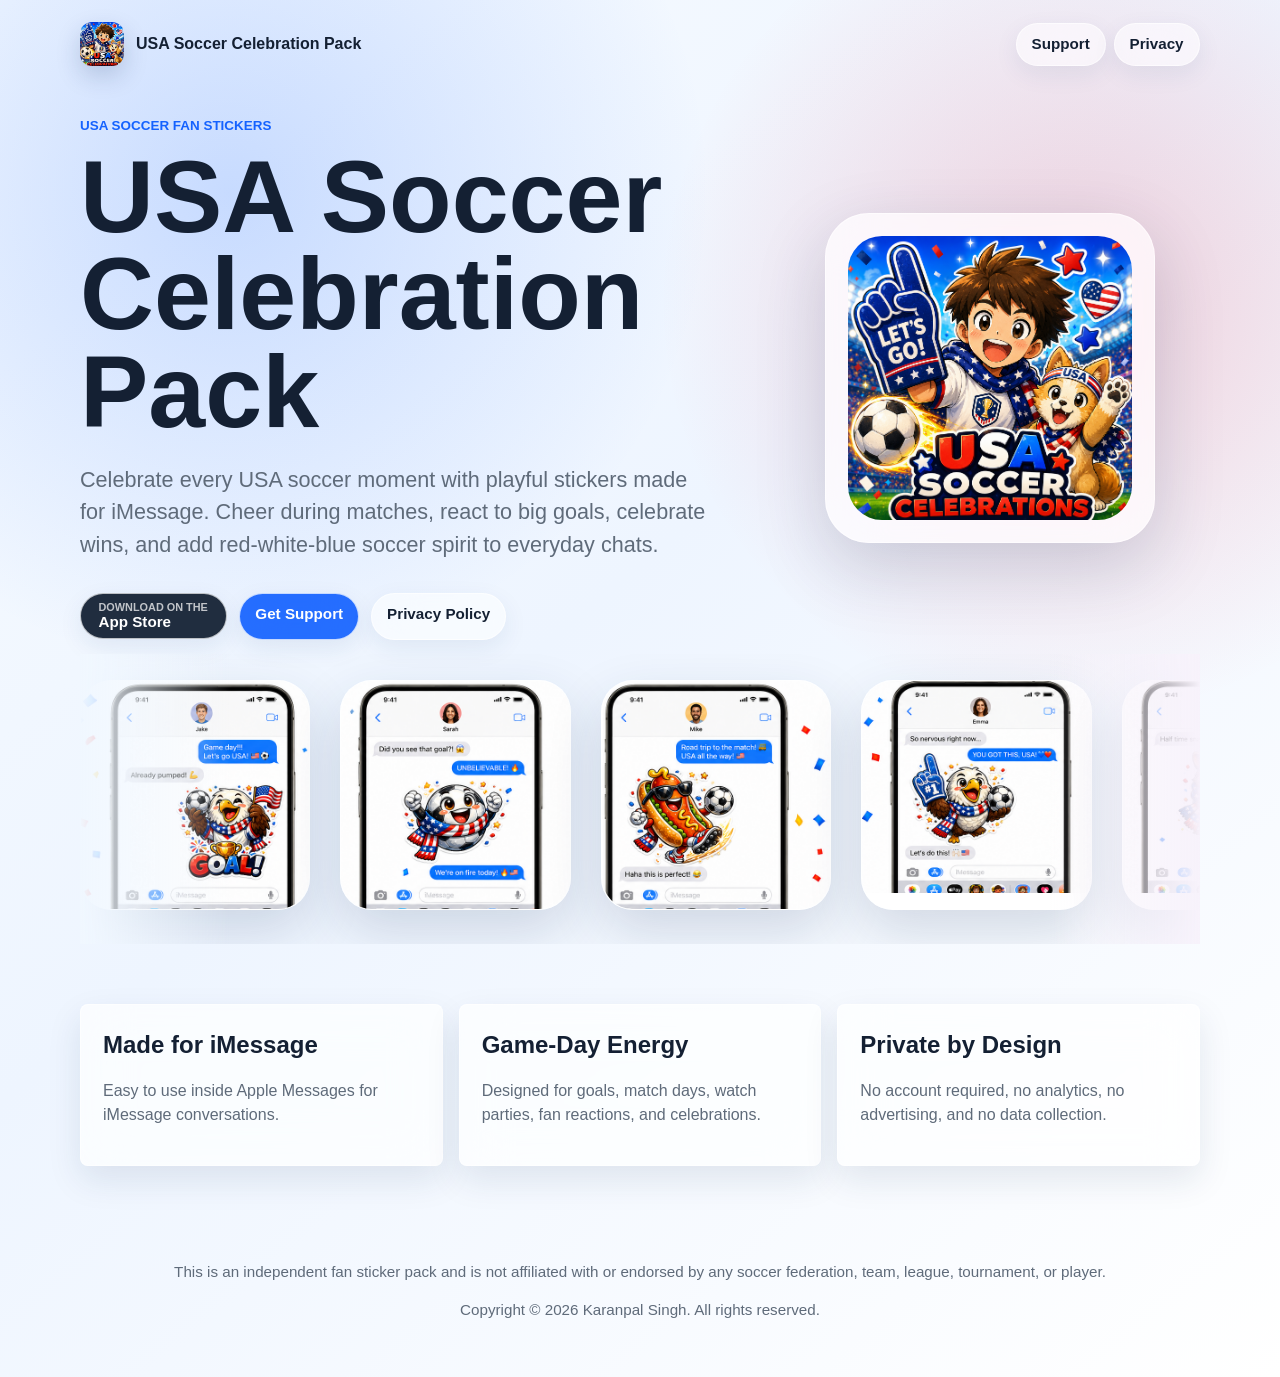
<file: apps/usa-soccer-celebrations/websites/index.html>
<!doctype html>
<html lang="en">

<head>
  <meta charset="utf-8">
  <meta name="viewport" content="width=device-width, initial-scale=1">
  <title>USA Soccer Celebration Pack</title>
  <meta name="description" content="USA Soccer Celebration Pack is a fun iMessage sticker pack for USA soccer fans.">
  <link rel="stylesheet" href="styles.css">
</head>

<body>
  <header class="shell nav">
    <a class="brand" href="index.html" aria-label="USA Soccer Celebration Pack home">
      <img src="../assets/app-icon-placeholder.png" alt="App icon placeholder">
      <span>USA Soccer Celebration Pack</span>
    </a>
    <nav class="nav-links" aria-label="Primary navigation">
      <a href="support.html">Support</a>
      <a href="privacy.html">Privacy</a>
    </nav>
  </header>

  <main class="shell">
    <section class="hero" aria-labelledby="app-title">
      <div>
        <p class="eyebrow">USA Soccer Fan Stickers</p>
        <h1 id="app-title">USA Soccer Celebration Pack</h1>
        <p class="lead">Celebrate every USA soccer moment with playful stickers made for iMessage. Cheer during matches,
          react to big goals, celebrate wins, and add red-white-blue soccer spirit to everyday chats.</p>
        <div class="actions">
          <a class="button app-store" href="https://apps.apple.com/app/usa-soccer-celebration-pack/id6773508566">
            <span class="button-kicker">Download on the</span>
            <span>App Store</span>
          </a>
          <a class="button primary" href="support.html">Get Support</a>
          <a class="button" href="privacy.html">Privacy Policy</a>
        </div>
      </div>
      <div class="icon-stage" aria-label="App icon placeholder">
        <img src="../assets/app-icon-placeholder.png" alt="App icon placeholder for USA Soccer Celebration Pack">
      </div>
    </section>

    <section class="screenshot-showcase" aria-label="USA Soccer Celebration Pack screenshots">
      <div class="screenshot-viewport">
        <div class="screenshot-rail" aria-hidden="true">
          <div class="screenshot-track">
            <img src="../screenshots/imessage-conversation-01-goal-reaction.png" alt="">
            <img src="../screenshots/imessage-conversation-02-match-day.png" alt="">
            <img src="../screenshots/imessage-conversation-03-celebration.png" alt="">
            <img src="../screenshots/imessage-conversation-04-fan-chat.png" alt="">
            <img src="../screenshots/imessage-conversation-05-watch-party.png" alt="">
            <img src="../screenshots/imessage-conversation-06-victory.png" alt="">
          </div>
          <div class="screenshot-track">
            <img src="../screenshots/imessage-conversation-01-goal-reaction.png" alt="">
            <img src="../screenshots/imessage-conversation-02-match-day.png" alt="">
            <img src="../screenshots/imessage-conversation-03-celebration.png" alt="">
            <img src="../screenshots/imessage-conversation-04-fan-chat.png" alt="">
            <img src="../screenshots/imessage-conversation-05-watch-party.png" alt="">
            <img src="../screenshots/imessage-conversation-06-victory.png" alt="">
          </div>
        </div>
      </div>
    </section>

    <section class="section grid" aria-label="App highlights">
      <article class="card">
        <h2>Made for iMessage</h2>
        <p>Easy to use inside Apple Messages for iMessage conversations.</p>
      </article>
      <article class="card">
        <h2>Game-Day Energy</h2>
        <p>Designed for goals, match days, watch parties, fan reactions, and celebrations.</p>
      </article>
      <article class="card">
        <h2>Private by Design</h2>
        <p>No account required, no analytics, no advertising, and no data collection.</p>
      </article>
    </section>
  </main>

  <footer class="shell footer centered-footer">
    <p>This is an independent fan sticker pack and is not affiliated with or endorsed by any soccer federation, team,
      league, tournament, or player.</p>
    <p>Copyright © 2026 Karanpal Singh. All rights reserved.</p>
  </footer>
</body>

</html>
</file>
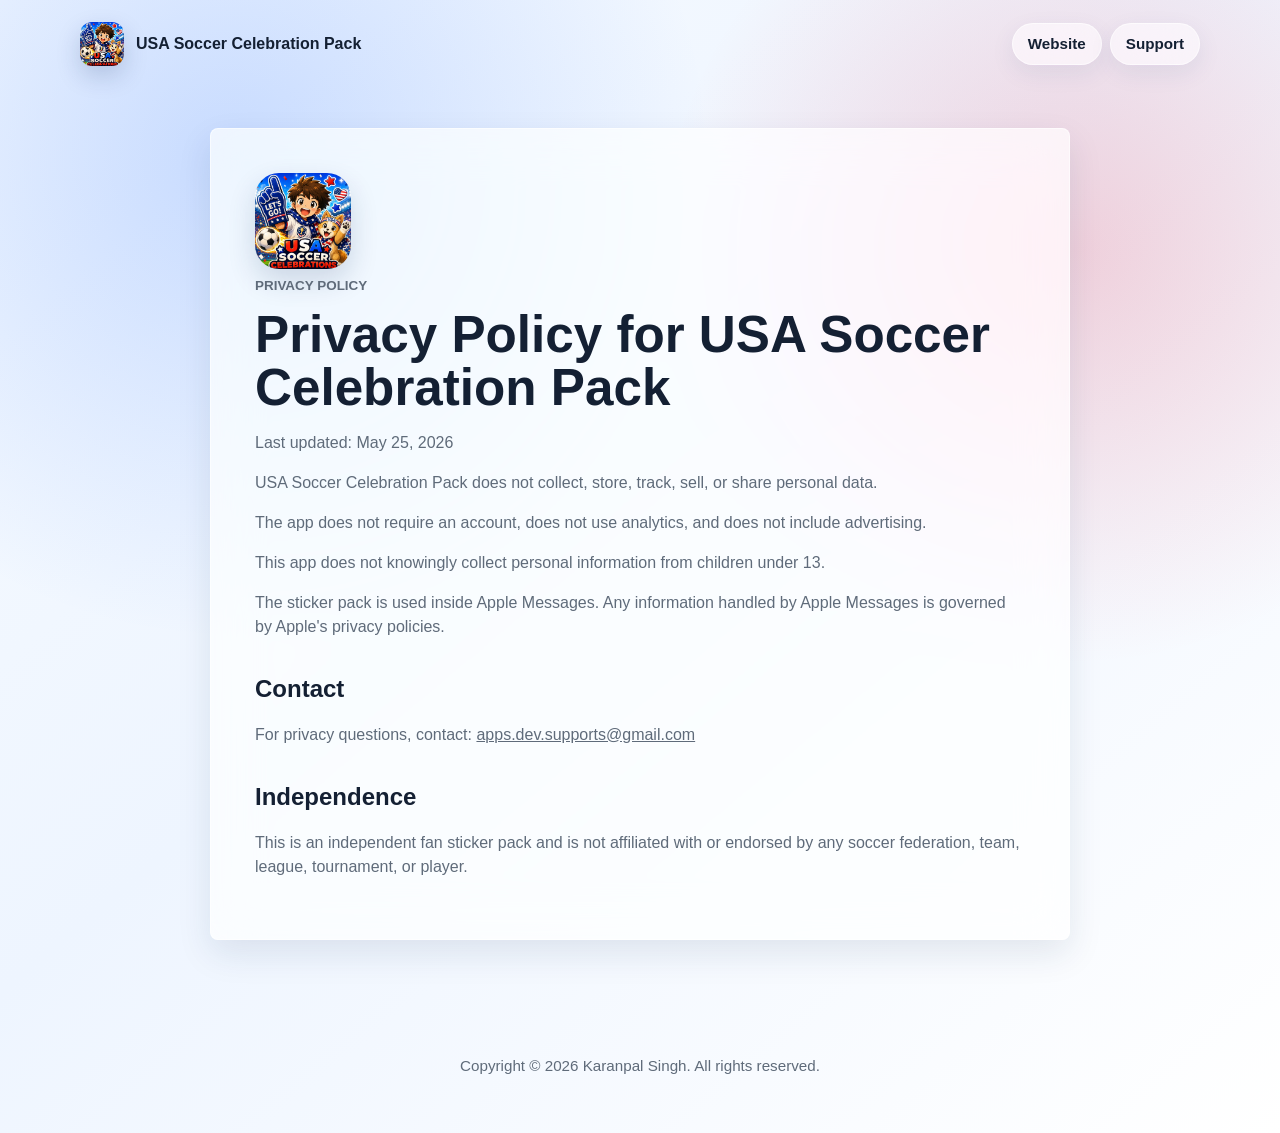
<file: apps/usa-soccer-celebrations/privacy.html>
<!doctype html>
<html lang="en">

<head>
  <meta charset="utf-8">
  <meta http-equiv="refresh" content="0; url=websites/privacy.html">
  <title>Privacy Policy | USA Soccer Celebration Pack</title>
</head>

<body>
  <p>Privacy Policy for USA Soccer Celebration Pack: <a href="websites/privacy.html">websites/privacy.html</a></p>
  <p>Last updated: May 25, 2026</p>
  <p>This app does not knowingly collect personal information from children under 13.</p>
  <p>For privacy questions, contact: <a href="mailto:apps.dev.supports@gmail.com">apps.dev.supports@gmail.com</a></p>
  <p>App icon placeholder: <a href="assets/app-icon-placeholder.png">assets/app-icon-placeholder.png</a></p>
  <p>Copyright © 2026 Karanpal Singh. All rights reserved.</p>
</body>

</html>
</file>
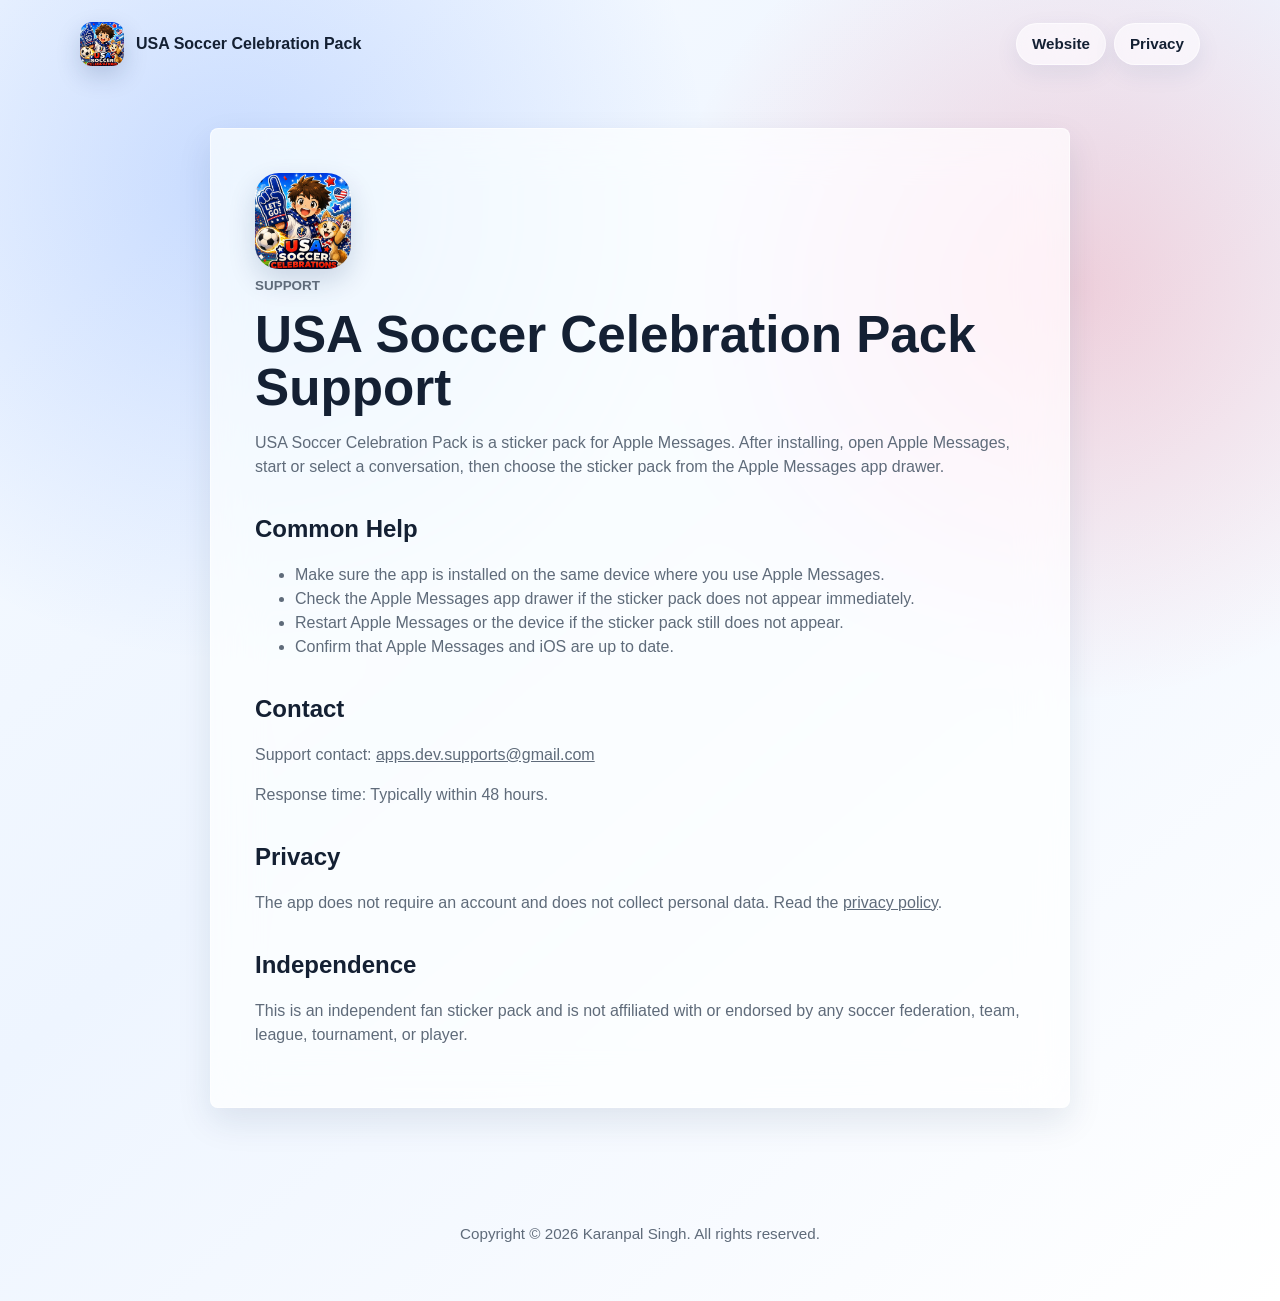
<file: apps/usa-soccer-celebrations/support.html>
<!doctype html>
<html lang="en">

<head>
  <meta charset="utf-8">
  <meta http-equiv="refresh" content="0; url=websites/support.html">
  <title>Support | USA Soccer Celebration Pack</title>
</head>

<body>
  <p>Support for USA Soccer Celebration Pack: <a href="websites/support.html">websites/support.html</a></p>
  <p>Support contact: <a href="mailto:apps.dev.supports@gmail.com">apps.dev.supports@gmail.com</a></p>
  <p>Response time: Typically within 48 hours.</p>
  <p>App icon placeholder: <a href="assets/app-icon-placeholder.png">assets/app-icon-placeholder.png</a></p>
  <p>Copyright © 2026 Karanpal Singh. All rights reserved.</p>
</body>

</html>
</file>
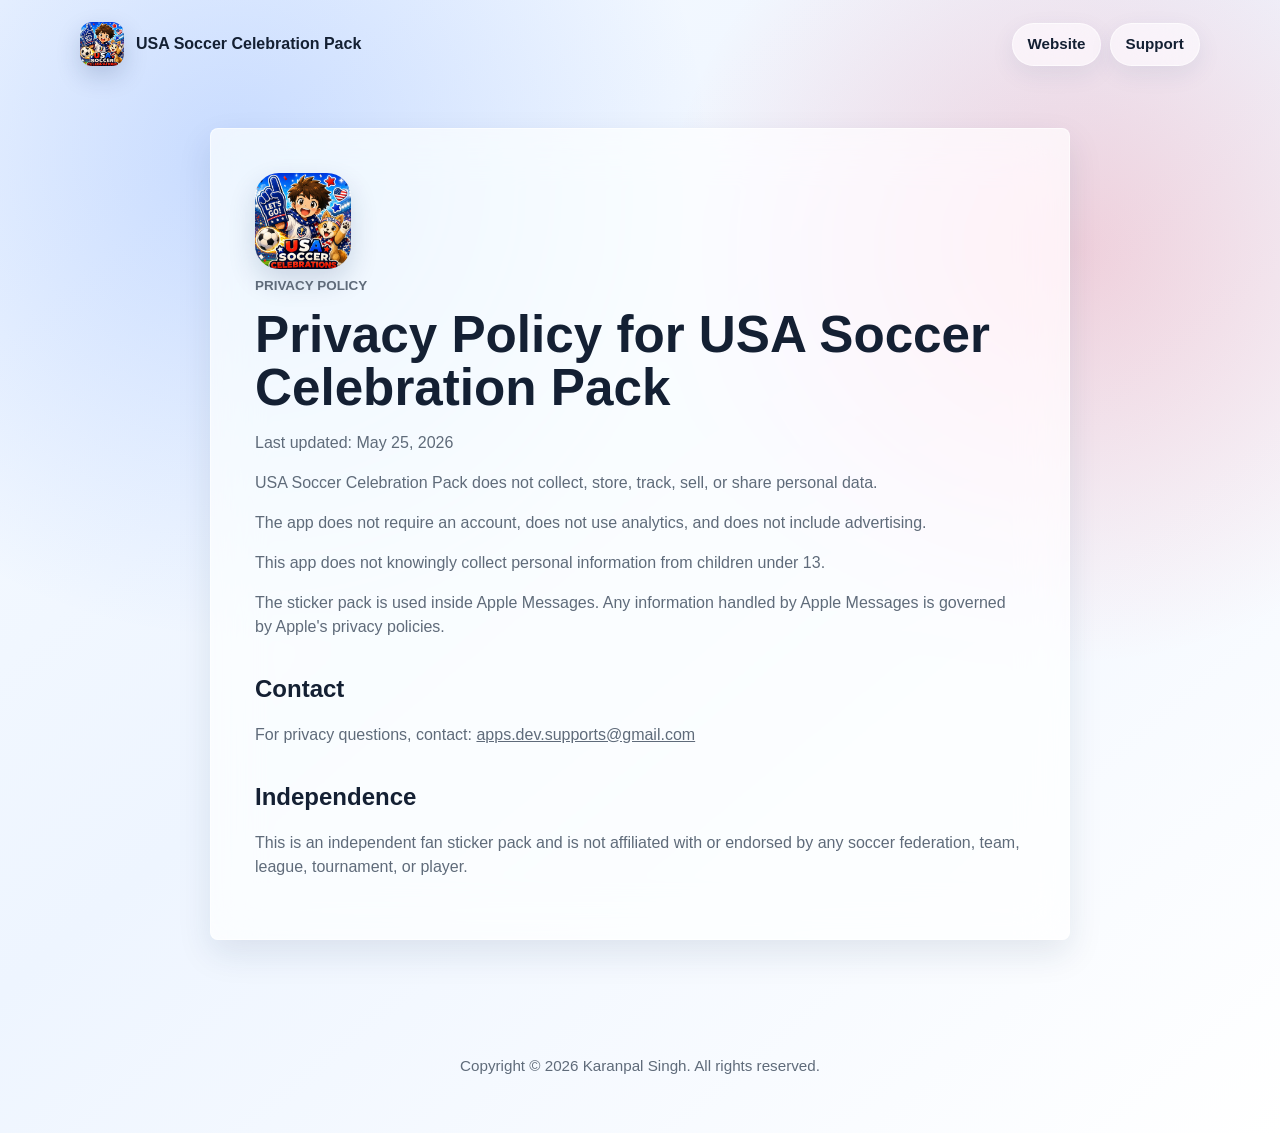
<file: apps/usa-soccer-celebrations/websites/privacy.html>
<!doctype html>
<html lang="en">

<head>
  <meta charset="utf-8">
  <meta name="viewport" content="width=device-width, initial-scale=1">
  <title>Privacy Policy | USA Soccer Celebration Pack</title>
  <meta name="description" content="Privacy policy for USA Soccer Celebration Pack.">
  <link rel="stylesheet" href="styles.css">
</head>

<body>
  <header class="shell nav">
    <a class="brand" href="index.html" aria-label="USA Soccer Celebration Pack home">
      <img src="../assets/app-icon-placeholder.png" alt="App icon placeholder">
      <span>USA Soccer Celebration Pack</span>
    </a>
    <nav class="nav-links" aria-label="Primary navigation">
      <a href="index.html">Website</a>
      <a href="support.html">Support</a>
    </nav>
  </header>

  <main class="shell">
    <article class="policy">
      <img class="policy-icon" src="../assets/app-icon-placeholder.png" alt="App icon placeholder">
      <p class="eyebrow">Privacy Policy</p>
      <h1>Privacy Policy for USA Soccer Celebration Pack</h1>
      <p>Last updated: May 25, 2026</p>
      <p>USA Soccer Celebration Pack does not collect, store, track, sell, or share personal data.</p>
      <p>The app does not require an account, does not use analytics, and does not include advertising.</p>
      <p>This app does not knowingly collect personal information from children under 13.</p>
      <p>The sticker pack is used inside Apple Messages. Any information handled by Apple Messages is governed by Apple's
        privacy policies.</p>

      <h2>Contact</h2>
      <p>For privacy questions, contact: <a href="mailto:apps.dev.supports@gmail.com">apps.dev.supports@gmail.com</a></p>

      <h2>Independence</h2>
      <p>This is an independent fan sticker pack and is not affiliated with or endorsed by any soccer federation, team,
        league, tournament, or player.</p>
    </article>
  </main>
  <footer class="shell footer centered-footer">
    <p>Copyright © 2026 Karanpal Singh. All rights reserved.</p>
  </footer>
</body>

</html>
</file>
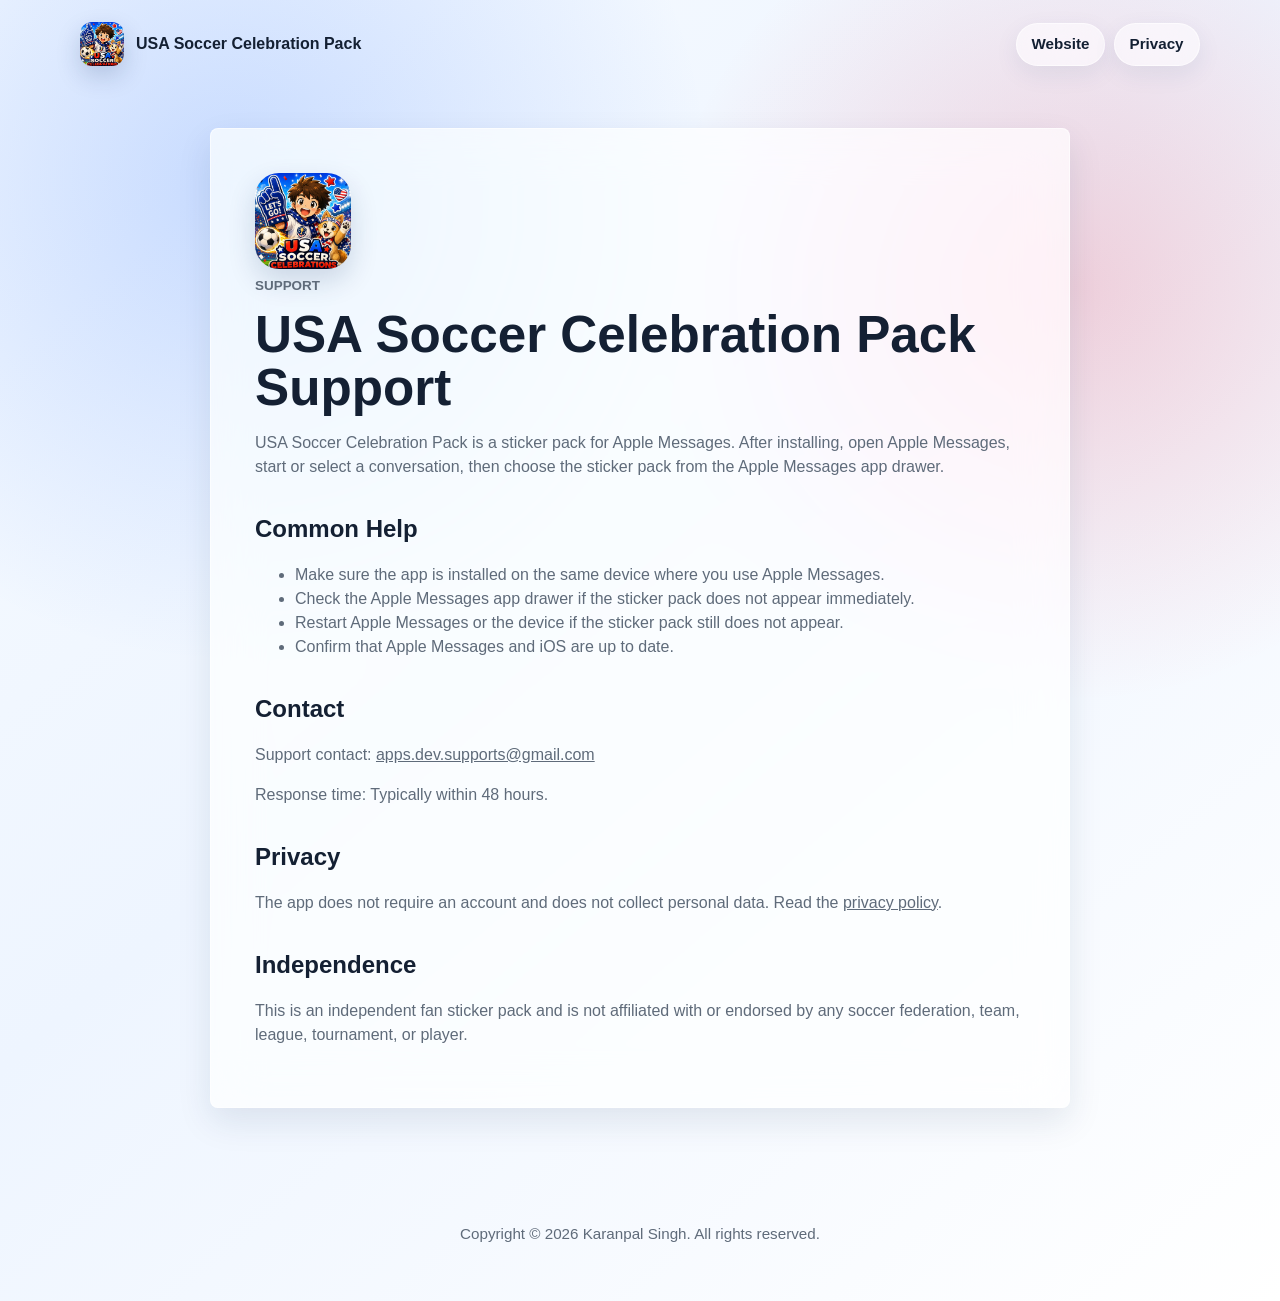
<file: apps/usa-soccer-celebrations/websites/support.html>
<!doctype html>
<html lang="en">

<head>
  <meta charset="utf-8">
  <meta name="viewport" content="width=device-width, initial-scale=1">
  <title>Support | USA Soccer Celebration Pack</title>
  <meta name="description" content="Support page for USA Soccer Celebration Pack.">
  <link rel="stylesheet" href="styles.css">
</head>

<body>
  <header class="shell nav">
    <a class="brand" href="index.html" aria-label="USA Soccer Celebration Pack home">
      <img src="../assets/app-icon-placeholder.png" alt="App icon placeholder">
      <span>USA Soccer Celebration Pack</span>
    </a>
    <nav class="nav-links" aria-label="Primary navigation">
      <a href="index.html">Website</a>
      <a href="privacy.html">Privacy</a>
    </nav>
  </header>

  <main class="shell">
    <article class="policy">
      <img class="policy-icon" src="../assets/app-icon-placeholder.png" alt="App icon placeholder">
      <p class="eyebrow">Support</p>
      <h1>USA Soccer Celebration Pack Support</h1>
      <p>USA Soccer Celebration Pack is a sticker pack for Apple Messages. After installing, open Apple Messages, start or
        select a conversation, then choose the sticker pack from the Apple Messages app drawer.</p>

      <h2>Common Help</h2>
      <ul>
        <li>Make sure the app is installed on the same device where you use Apple Messages.</li>
        <li>Check the Apple Messages app drawer if the sticker pack does not appear immediately.</li>
        <li>Restart Apple Messages or the device if the sticker pack still does not appear.</li>
        <li>Confirm that Apple Messages and iOS are up to date.</li>
      </ul>

      <h2>Contact</h2>
      <p>Support contact: <a href="mailto:apps.dev.supports@gmail.com">apps.dev.supports@gmail.com</a></p>
      <p>Response time: Typically within 48 hours.</p>

      <h2>Privacy</h2>
      <p>The app does not require an account and does not collect personal data. Read the <a href="privacy.html">privacy
          policy</a>.</p>

      <h2>Independence</h2>
      <p>This is an independent fan sticker pack and is not affiliated with or endorsed by any soccer federation, team,
        league, tournament, or player.</p>
    </article>
  </main>
  <footer class="shell footer centered-footer">
    <p>Copyright © 2026 Karanpal Singh. All rights reserved.</p>
  </footer>
</body>

</html>
</file>
<file: apps/usa-soccer-celebrations/websites/styles.css>
:root {
  color-scheme: light;
  --ink: #142033;
  --muted: #5f6b7a;
  --line: rgba(255, 255, 255, 0.58);
  --panel: rgba(255, 255, 255, 0.72);
  --panel-strong: rgba(255, 255, 255, 0.88);
  --blue: #1462ff;
  --red: #e8213c;
  --navy: #0f2d5c;
  --shadow: 0 24px 70px rgba(23, 48, 89, 0.18);
}

* {
  box-sizing: border-box;
}

html {
  min-height: 100%;
  background:
    radial-gradient(circle at 18% 14%, rgba(20, 98, 255, 0.2), transparent 30rem),
    radial-gradient(circle at 84% 22%, rgba(232, 33, 60, 0.18), transparent 26rem),
    linear-gradient(140deg, #f7fbff 0%, #eef5ff 45%, #ffffff 100%);
}

body {
  min-height: 100%;
  margin: 0;
  color: var(--ink);
  font-family: -apple-system, BlinkMacSystemFont, "SF Pro Display", "SF Pro Text", "Segoe UI", sans-serif;
  line-height: 1.5;
}

a {
  color: inherit;
}

.shell {
  width: min(1120px, calc(100% - 36px));
  margin: 0 auto;
}

.nav {
  display: flex;
  align-items: center;
  justify-content: space-between;
  gap: 20px;
  padding: 22px 0;
}

.brand {
  display: flex;
  align-items: center;
  min-width: 0;
  gap: 12px;
  text-decoration: none;
  font-weight: 700;
}

.brand img {
  width: 44px;
  height: 44px;
  border-radius: 12px;
  box-shadow: 0 10px 24px rgba(15, 45, 92, 0.18);
}

.brand span {
  overflow-wrap: anywhere;
}

.nav-links {
  display: flex;
  align-items: center;
  gap: 8px;
}

.nav-links a,
.button {
  min-height: 40px;
  border: 1px solid rgba(255, 255, 255, 0.62);
  border-radius: 999px;
  padding: 9px 15px;
  background: rgba(255, 255, 255, 0.58);
  color: var(--ink);
  text-decoration: none;
  font-size: 0.95rem;
  font-weight: 650;
  backdrop-filter: blur(22px) saturate(170%);
  -webkit-backdrop-filter: blur(22px) saturate(170%);
  box-shadow: 0 8px 24px rgba(30, 64, 111, 0.08);
}

.hero {
  display: grid;
  grid-template-columns: minmax(0, 1.08fr) minmax(260px, 0.72fr);
  align-items: center;
  gap: clamp(28px, 6vw, 72px);
  padding: 28px 0 14px;
}

.eyebrow {
  margin: 0 0 12px;
  color: var(--blue);
  font-size: 0.84rem;
  font-weight: 800;
  letter-spacing: 0;
  text-transform: uppercase;
}

h1 {
  max-width: 820px;
  margin: 0;
  font-size: clamp(3rem, 8vw, 6.9rem);
  line-height: 0.95;
  letter-spacing: 0;
}

.lead {
  max-width: 680px;
  margin: 24px 0 0;
  color: var(--muted);
  font-size: clamp(1.1rem, 2vw, 1.35rem);
}

.actions {
  display: flex;
  flex-wrap: wrap;
  gap: 12px;
  margin-top: 32px;
}

.button.primary {
  background: rgba(20, 98, 255, 0.92);
  color: #ffffff;
  border-color: rgba(255, 255, 255, 0.74);
}

.button.app-store {
  display: inline-flex;
  min-width: 136px;
  flex-direction: column;
  align-items: flex-start;
  justify-content: center;
  gap: 1px;
  padding: 8px 18px;
  background: rgba(20, 32, 51, 0.94);
  color: #ffffff;
  border-color: rgba(255, 255, 255, 0.7);
  line-height: 1.05;
}

.button-kicker {
  color: rgba(255, 255, 255, 0.72);
  font-size: 0.68rem;
  font-weight: 700;
  text-transform: uppercase;
}

.icon-stage {
  justify-self: center;
  width: min(100%, 330px);
  aspect-ratio: 1;
  border: 1px solid var(--line);
  border-radius: 44px;
  padding: 22px;
  background: var(--panel);
  backdrop-filter: blur(28px) saturate(170%);
  -webkit-backdrop-filter: blur(28px) saturate(170%);
  box-shadow: var(--shadow);
}

.icon-stage img {
  display: block;
  width: 100%;
  height: 100%;
  border-radius: 34px;
}

.section {
  padding: 52px 0;
}

.screenshot-showcase {
  --screenshot-gap: clamp(14px, 2.6vw, 30px);
  position: relative;
  width: min(100vw, 1120px);
  margin: 0 auto 8px;
  overflow: hidden;
}

.screenshot-showcase::before,
.screenshot-showcase::after {
  position: absolute;
  top: 0;
  bottom: 0;
  z-index: 2;
  width: min(18vw, 150px);
  content: "";
  pointer-events: none;
}

.screenshot-showcase::before {
  left: 0;
  background: linear-gradient(90deg, #f0f7ff 0%, rgba(240, 247, 255, 0) 100%);
}

.screenshot-showcase::after {
  right: 0;
  background: linear-gradient(270deg, #f7f2fb 0%, rgba(247, 242, 251, 0) 100%);
}

.screenshot-viewport {
  overflow: hidden;
}

/* Two identical tracks create a continuous marquee without a visible loop reset. */
.screenshot-rail {
  display: flex;
  align-items: center;
  width: max-content;
  gap: 0;
  padding: 26px 0 34px;
  animation: screenshot-drift 42s linear infinite;
  transform: translate3d(0, 0, 0);
  backface-visibility: hidden;
  will-change: transform;
}

.screenshot-track {
  display: flex;
  align-items: center;
  flex: 0 0 auto;
  gap: var(--screenshot-gap);
  padding-right: var(--screenshot-gap);
}

.screenshot-track img {
  width: clamp(156px, 18vw, 236px);
  aspect-ratio: 1;
  object-fit: cover;
  flex: 0 0 auto;
  border: 1px solid rgba(255, 255, 255, 0.78);
  border-radius: 32px;
  background: rgba(255, 255, 255, 0.7);
  box-shadow: 0 22px 54px rgba(23, 48, 89, 0.16);
  transform: translateZ(0);
  backface-visibility: hidden;
}

@keyframes screenshot-drift {
  from {
    transform: translate3d(0, 0, 0);
  }

  to {
    transform: translate3d(-50%, 0, 0);
  }
}

@media (prefers-reduced-motion: reduce) {
  .screenshot-rail {
    animation: none;
    transform: translate3d(-18%, 0, 0);
  }
}

.grid {
  display: grid;
  grid-template-columns: repeat(3, minmax(0, 1fr));
  gap: 16px;
}

.card,
.policy {
  border: 1px solid var(--line);
  border-radius: 8px;
  background: var(--panel);
  backdrop-filter: blur(24px) saturate(170%);
  -webkit-backdrop-filter: blur(24px) saturate(170%);
  box-shadow: 0 14px 34px rgba(23, 48, 89, 0.1);
}

.card {
  padding: 22px;
}

.card h2,
.card h3,
.policy h1,
.policy h2 {
  margin: 0;
  letter-spacing: 0;
}

.card p,
.policy p,
.policy li {
  color: var(--muted);
}

.policy {
  max-width: 860px;
  margin: 40px auto 72px;
  padding: clamp(24px, 4vw, 44px);
}

.policy h1 {
  font-size: clamp(2.1rem, 4vw, 3.4rem);
  line-height: 1.04;
}

.policy h2 {
  margin-top: 32px;
}

.policy-icon {
  width: 96px;
  height: 96px;
  border-radius: 24px;
  box-shadow: 0 12px 28px rgba(15, 45, 92, 0.16);
}

.footer {
  padding: 28px 0 40px;
  color: var(--muted);
  font-size: 0.95rem;
}

.centered-footer {
  text-align: center;
}

@media (max-width: 760px) {
  .nav {
    align-items: flex-start;
    flex-direction: column;
  }

  .nav-links {
    flex-wrap: wrap;
  }

  .hero {
    grid-template-columns: 1fr;
    min-height: auto;
    padding-top: 18px;
  }

  .icon-stage {
    justify-self: start;
    width: min(78vw, 280px);
  }

  .grid {
    grid-template-columns: 1fr;
  }

  .screenshot-showcase {
    width: 100vw;
    margin-left: calc(50% - 50vw);
  }
}
</file>
